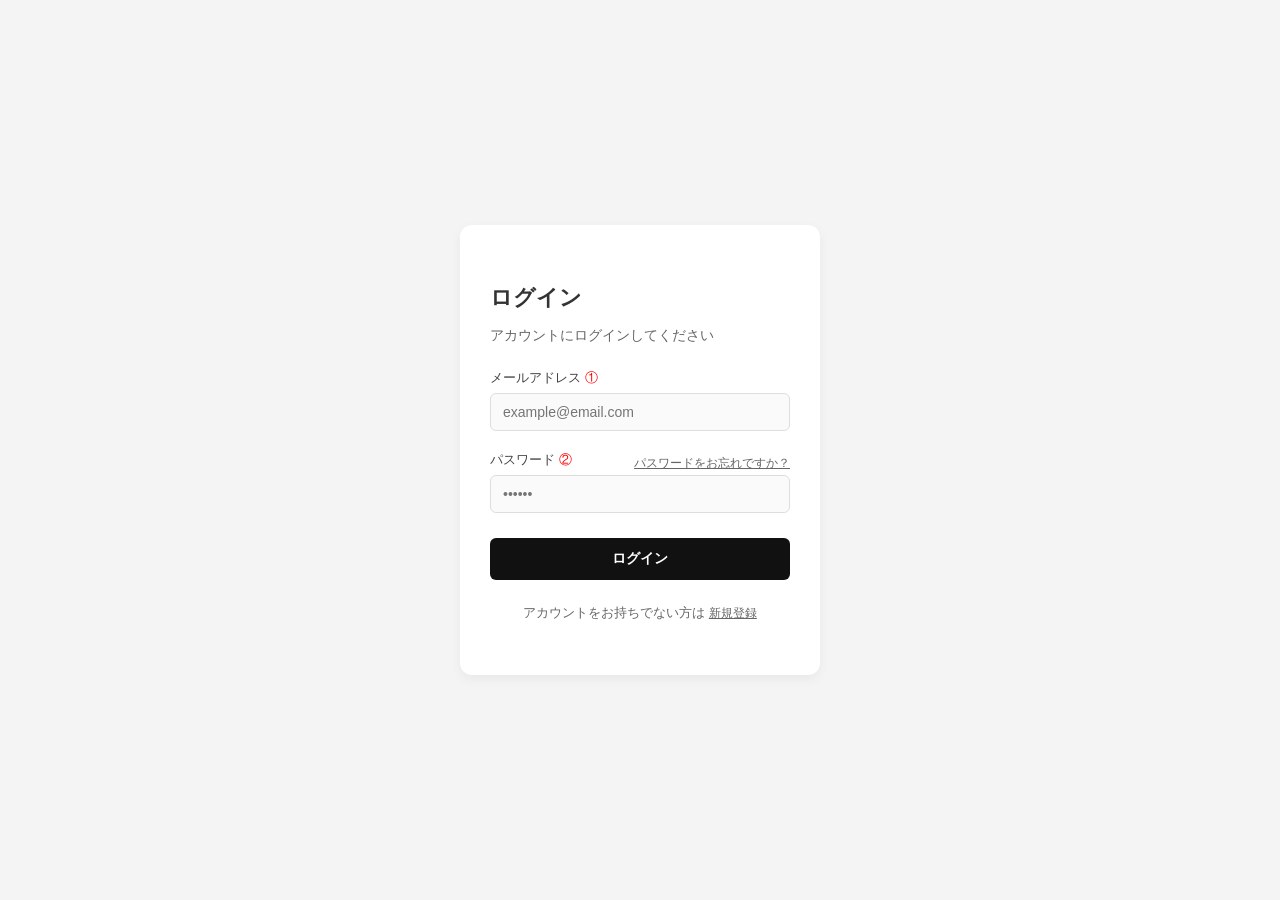
<file: kobe/index.html>
<!DOCTYPE html>
<html lang="ja">
<head>
    <meta charset="UTF-8">
    <meta name="viewport" content="width=device-width, initial-scale=1.0">
    <title>ログイン</title>
    <style>
        /* 全体のスタイル設定 */
        body {
            font-family: -apple-system, BlinkMacSystemFont, "Segoe UI", Roboto, sans-serif;
            background-color: #f4f4f4;
            color: #333;
            display: flex;
            justify-content: center;
            align-items: center;
            height: 100vh;
            margin: 0;
        }

        /* ログインカード */
        .card {
            background: #ffffff;
            padding: 40px 30px;
            border-radius: 12px;
            box-shadow: 0 4px 12px rgba(0, 0, 0, 0.05);
            width: 100%;
            max-width: 360px;
            box-sizing: border-box;
        }

        .card h2 {
            font-size: 22px;
            margin-bottom: 8px;
            font-weight: bold;
        }

        .subtitle {
            font-size: 14px;
            color: #666;
            margin-bottom: 24px;
        }

        /* フォーム要素 */
        .form-group {
            margin-bottom: 20px;
        }

        .form-group label {
            display: block;
            font-size: 13px;
            margin-bottom: 6px;
            color: #444;
        }

        .label-row {
            display: flex;
            justify-content: space-between;
            align-items: center;
        }

        input[type="email"],
        input[type="password"] {
            width: 100%;
            padding: 10px 12px;
            border: 1px solid #ddd;
            border-radius: 6px;
            font-size: 14px;
            box-sizing: border-box;
            background-color: #fafafa;
            outline: none;
            transition: border-color 0.2s;
        }

        input:focus {
            border-color: #000;
        }

        /* ログインボタン */
        .btn-primary {
            width: 100%;
            background-color: #111;
            color: #fff;
            padding: 12px;
            border: none;
            border-radius: 6px;
            font-size: 14px;
            font-weight: bold;
            cursor: pointer;
            transition: background-color 0.2s;
            margin-top: 5px;
        }

        .btn-primary:hover {
            background-color: #333;
        }

        /* リンクとフッター */
        .link-text {
            font-size: 12px;
            color: #666;
            text-decoration: underline;
        }

        .link-text:hover {
            color: #111;
        }

        .footer-text {
            text-align: center;
            font-size: 13px;
            color: #666;
            margin-top: 24px;
        }

        /* ①と②を赤くするためのクラス */
        .red-text {
            color: red;
        }
    </style>
</head>
<body>

    <div class="card">
        <h2>ログイン</h2>
        <p class="subtitle">アカウントにログインしてください</p>
        
        <form>
            <div class="form-group">
                <label>メールアドレス  <span class="red-text">①</span></label>
                <input type="email" placeholder="example@email.com" required>
            </div>

            <div class="form-group">
                <div class="label-row">
                    <label>パスワード <span class="red-text">②</span></label>
                    <a href="#" class="link-text">パスワードをお忘れですか？</a>
                </div>
                <input type="password" placeholder="••••••" required>
            </div>

            <button type="submit" class="btn-primary">ログイン</button>
        </form>

        <p class="footer-text">
            アカウントをお持ちでない方は <a href="login2.html" class="link-text">新規登録</a>
        </p>
    </div>

</body>
<script>
    function handleLogin(event) {
        event.preventDefault(); // ページがリロードされるのを防ぐ
        
        // 飛ばしたいメイン画面のファイル名に変更する
        window.location.href = 'index.html'; 
    }
</script>
</html>
</file>
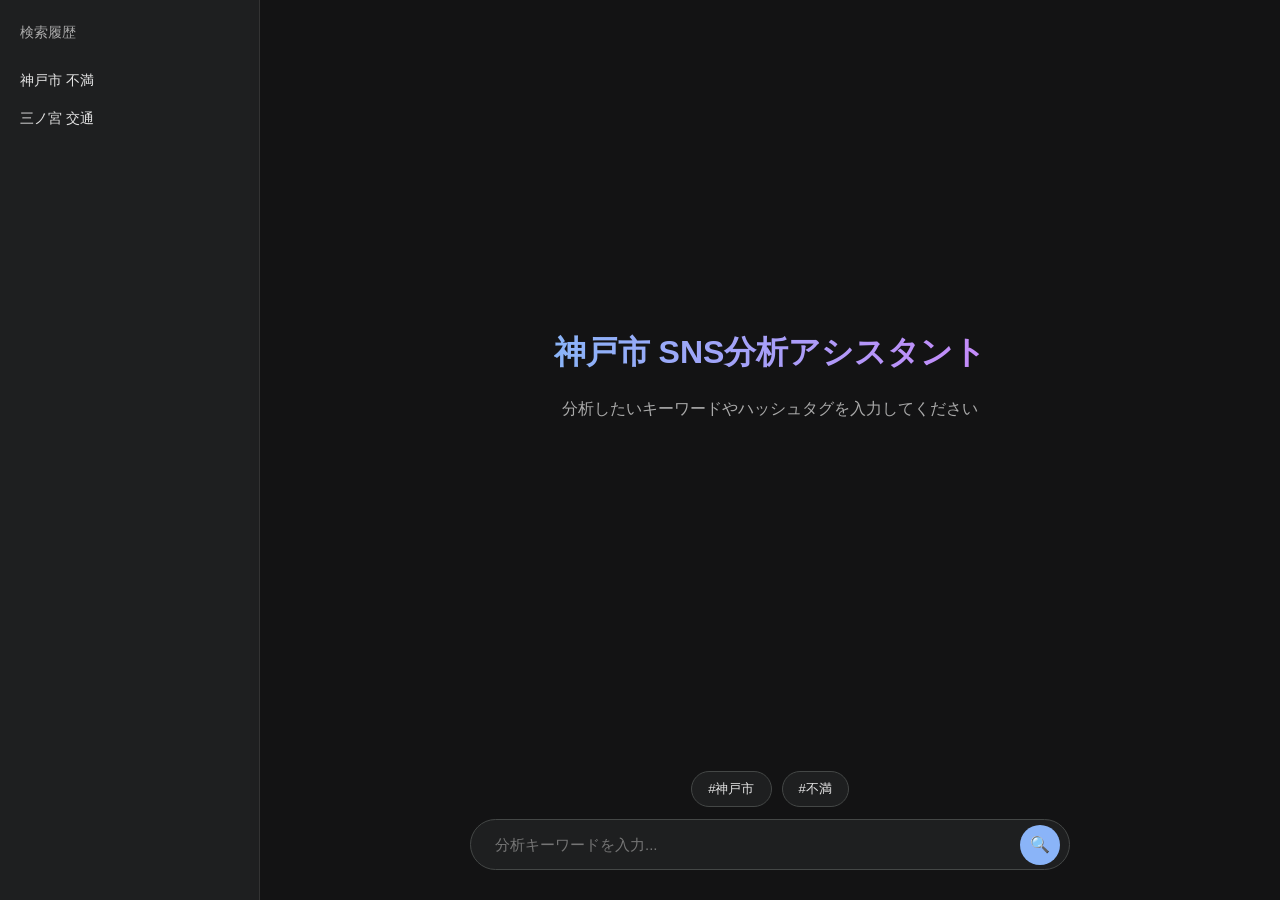
<file: kobe/login.html>
<!DOCTYPE html>
<html lang="ja">
<head>
    <meta charset="UTF-8">
    <meta name="viewport" content="width=device-width, initial-scale=1.0">
    <title>神戸市SNS分析ダッシュボード</title>
    <!-- D3.js ライブラリ -->
    <script src="https://d3js.org/d3.v7.min.js"></script>
    <style>
        body { margin: 0; background-color: #131314; color: #e3e3e3; font-family: -apple-system, BlinkMacSystemFont, "Segoe UI", Roboto, sans-serif; }
        .app-container { display: flex; height: 100vh; overflow: hidden; }

        /* サイドバー */
        .sidebar { width: 260px; background-color: #1e1f20; padding: 24px 20px; border-right: 1px solid #333; box-sizing: border-box; }
        .sidebar h3 { font-size: 14px; color: #aaa; margin-top: 0; margin-bottom: 20px; font-weight: normal; }
        .sidebar ul { padding: 0; margin: 0; }
        .sidebar li { padding: 10px 0; font-size: 14px; cursor: pointer; list-style: none; color: #e3e3e3; }
        .sidebar li:hover { color: #8ab4f8; }

        /* メインコンテンツ */
        .main-content { flex: 1; display: flex; flex-direction: column; position: relative; overflow: hidden; }
        #mainDisplayArea { flex: 1; overflow-y: auto; padding: 40px; display: flex; flex-direction: column; align-items: center; justify-content: center; box-sizing: border-box; }
        
        /* 初期ウェルカム画面（Gemini風） */
        .welcome-container { text-align: center; max-width: 600px; width: 100%; display: flex; flex-direction: column; align-items: center; gap: 24px; }
        .welcome-title { font-size: 32px; font-weight: bold; background: linear-gradient(90deg, #8ab4f8, #c58af9); -webkit-background-clip: text; -webkit-text-fill-color: transparent; margin: 0; }
        .welcome-subtitle { font-size: 16px; color: #aaa; margin: 0; }

        /* 検索結果カード */
        .analysis-card { background-color: #1e1f20; padding: 30px; border-radius: 16px; border: 1px solid #333; max-width: 800px; width: 100%; margin-bottom: 24px; box-sizing: border-box; }
        .analysis-card h4 { margin-top: 0; margin-bottom: 24px; font-size: 16px; color: #e3e3e3; font-weight: normal; }
        
        .post-item { border-bottom: 1px solid #333; padding: 16px 0; display: flex; flex-direction: column; }
        .post-item:last-child { border-bottom: none; }
        .post-header { display: flex; justify-content: space-between; align-items: center; cursor: pointer; }
        .post-text { text-decoration: underline; font-size: 15px; color: #e3e3e3; }
        .like-count { color: #8ab4f8; font-weight: bold; font-size: 14px; white-space: nowrap; margin-left: 20px; }

        /* 下部入力エリア */
        .bottom-input-section { padding: 20px 40px 30px; display: flex; flex-direction: column; align-items: center; gap: 12px; background-color: #131314; width: 100%; box-sizing: border-box; }
        .tag-container { display: flex; gap: 10px; justify-content: center; }
        .tag { background-color: #1e1f20; padding: 8px 16px; border-radius: 20px; font-size: 13px; cursor: pointer; border: 1px solid #444746; color: #e3e3e3; transition: background 0.2s; }
        .tag:hover { background-color: #333537; }
        
        .search-container { position: relative; width: 100%; max-width: 600px; }
        .search-input { width: 100%; padding: 16px 24px; padding-right: 60px; border-radius: 30px; border: 1px solid #444746; background: #1e1f20; color: #e3e3e3; outline: none; box-sizing: border-box; font-size: 15px; }
        .search-icon-button { position: absolute; right: 10px; top: 50%; transform: translateY(-50%); background: #8ab4f8; border: none; border-radius: 50%; width: 40px; height: 40px; cursor: pointer; display: flex; align-items: center; justify-content: center; font-size: 16px; }

        /* ツリーコンテナ＆What/Why/How切り替えタブ */
        .tree-container { margin-top: 15px; padding: 20px; background-color: #131314; border-radius: 12px; border: 1px solid #444746; }
        .tree-header { display: flex; justify-content: space-between; align-items: center; margin-bottom: 10px; }
        .tree-tabs { display: flex; gap: 8px; }
        .tree-tab-btn { background-color: #1e1f20; color: #aaa; border: 1px solid #444746; padding: 6px 14px; border-radius: 6px; font-size: 12px; cursor: pointer; }
        .tree-tab-btn.active { background-color: #8ab4f8; color: #131314; font-weight: bold; border-color: #8ab4f8; }
        .tree-canvas { width: 100%; display: flex; justify-content: center; }
    </style>
</head>
<body>
    <div class="app-container">
        <!-- 左側：検索履歴 -->
        <aside class="sidebar">
            <h3>検索履歴</h3>
            <ul>
                <li onclick="searchFromHistory('神戸市 不満')">神戸市 不満</li>
                <li onclick="searchFromHistory('三ノ宮 交通')">三ノ宮 交通</li>
            </ul>
        </aside>

        <!-- メイン画面 -->
        <main class="main-content">
            <div id="mainDisplayArea">
                <!-- 初期表示：Gemini風チャットウェルカム画面 -->
                <div class="welcome-container" id="welcomeView">
                    <h1 class="welcome-title">神戸市 SNS分析アシスタント</h1>
                    <p class="welcome-subtitle">分析したいキーワードやハッシュタグを入力してください</p>
                </div>
            </div>

            <!-- 下部入力エリア -->
            <div class="bottom-input-section">
                <div class="tag-container">
                    <span class="tag" onclick="addTagToSearch('#神戸市')">#神戸市</span>
                    <span class="tag" onclick="addTagToSearch('#不満')">#不満</span>
                </div>
                <div class="search-container">
                    <input type="text" id="searchInput" placeholder="分析キーワードを入力..." class="search-input" onkeydown="if(event.key === 'Enter') executeSearch()">
                    <button class="search-icon-button" onclick="executeSearch()">🔍</button>
                </div>
            </div>
        </main>
    </div>

    <script>
        // バックエンド（FastAPI等）のベースURL
        const API_BASE_URL = 'http://localhost:8000'; // デプロイ時は実際のURLに変更してください

        // タグを検索バーに追加
        function addTagToSearch(tag) {
            const input = document.getElementById('searchInput');
            input.value = (input.value ? input.value + ' ' : '') + tag;
            input.focus();
        }

        // 履歴をクリックしたとき
        function searchFromHistory(query) {
            document.getElementById('searchInput').value = query;
            executeSearch();
        }

        // 検索実行（DB/APIから検索結果を取得）
        async function executeSearch() {
            const input = document.getElementById('searchInput');
            const query = input.value.trim();
            if(!query) return;

            const displayArea = document.getElementById('mainDisplayArea');
            
            // 初回検索時に中央揃えを解除して通常のスクロール表示にする
            displayArea.style.justifyContent = 'flex-start';

            try {
                // FastAPIなどのバックエンド経由でSupabaseからデータを取得
                const response = await fetch(`${API_BASE_URL}/api/search?q=${encodeURIComponent(query)}`);
                const data = await response.json();

                let postsHtml = '';
                if (!data.posts || data.posts.length === 0) {
                    postsHtml = `<p style="color:#aaa; font-size:13px; padding: 10px 0;">該当する投稿データが見つかりませんでした。</p>`;
                } else {
                    data.posts.forEach(post => {
                        // post.topic_key はDB側で紐付けられているキー（例: '駅混雑'）
                        postsHtml += `
                            <div class="post-item">
                                <div class="post-header" onclick="toggleLogicTree(this, '${post.topic_key}')">
                                    <span class="post-text">「${post.title}」</span> 
                                    <span class="like-count">${post.likes} いいね</span>
                                </div>
                            </div>
                        `;
                    });
                }

                // 検索結果カードを追加
                displayArea.innerHTML += `
                    <div class="analysis-card">
                        <h4>検索結果: ${data.query || query}</h4>
                        ${postsHtml}
                    </div>
                `;
                input.value = '';
                displayArea.scrollTop = displayArea.scrollHeight;

            } catch (error) {
                console.error("検索データの取得に失敗しました:", error);
                alert("サーバーとの通信に失敗しました。APIが起動しているか確認してください。");
            }
        }

        // --- D3.js 描画関数（DBからツリー構造JSONを取得して描画） ---
        async function drawTree(container, topicKey, treeType) {
            d3.select(container).select("svg").remove();

            let rawData;
            try {
                // FastAPI経由でSupabaseから指定されたトピックとタイプのツリーJSONを取得
                const response = await fetch(`${API_BASE_URL}/api/tree/${encodeURIComponent(topicKey)}/${encodeURIComponent(treeType)}`);
                rawData = await response.json();

                if (!rawData || !rawData.name) {
                    rawData = { name: topicKey, children: [{ name: "解析データなし" }] };
                }
            } catch (error) {
                console.error("ツリーデータの取得に失敗しました:", error);
                rawData = { name: topicKey, children: [{ name: "データ取得エラー" }] };
            }

            const width = 600, height = 160;
            const svg = d3.select(container)
                .append("svg")
                .attr("width", width)
                .attr("height", height)
                .append("g")
                .attr("transform", "translate(80,10)");

            const root = d3.hierarchy(rawData);
            d3.tree().size([height - 30, width - 200])(root);

            // リンク線描画
            svg.selectAll(".link")
                .data(root.links())
                .enter().append("path")
                .attr("fill", "none")
                .attr("stroke", "#8ab4f8")
                .attr("stroke-width", 1.5)
                .attr("d", d3.linkHorizontal().x(d => d.y).y(d => d.x));

            // ノード描画
            const node = svg.selectAll(".node")
                .data(root.descendants())
                .enter().append("g")
                .attr("transform", d => `translate(${d.y},${d.x})`);

            node.append("circle").attr("r", 4).attr("fill", "#ffffff");
            node.append("text")
                .attr("dy", 4)
                .attr("x", 10)
                .attr("font-size", "12px")
                .attr("fill", "#e3e3e3")
                .text(d => d.data.name);
        }

        // --- タブ切り替え処理 ---
        function switchTreeTab(button, topicKey, treeType) {
            const container = button.closest('.tree-container');
            container.querySelectorAll('.tree-tab-btn').forEach(btn => btn.classList.remove('active'));
            button.classList.add('active');

            const canvas = container.querySelector('.tree-canvas');
            drawTree(canvas, topicKey, treeType);
        }

        // --- ツリー表示トグル ---
        function toggleLogicTree(headerElement, topicKey) {
            const parent = headerElement.parentElement;
            let treeContainer = parent.querySelector('.tree-container');
            
            if (treeContainer) {
                treeContainer.remove();
                return;
            }

            // 他のツリーが開いていれば閉じる
            parent.querySelectorAll('.tree-container').forEach(el => el.remove());

            treeContainer = document.createElement('div');
            treeContainer.className = 'tree-container';
            treeContainer.innerHTML = `
                <div class="tree-header">
                    <div class="tree-tabs">
                        <button class="tree-tab-btn active" onclick="switchTreeTab(this, '${topicKey}', 'What')">What (要素分解)</button>
                        <button class="tree-tab-btn" onclick="switchTreeTab(this, '${topicKey}', 'Why')">ポジティブ</button>
                        <button class="tree-tab-btn" onclick="switchTreeTab(this, '${topicKey}', 'How')">ネガティブ</button>
                    </div>
                </div>
                <div class="tree-canvas"></div>
            `;
            parent.appendChild(treeContainer);

            const canvas = treeContainer.querySelector('.tree-canvas');
            drawTree(canvas, topicKey, 'What');
        }
    </script>
</body>
</html>
</file>
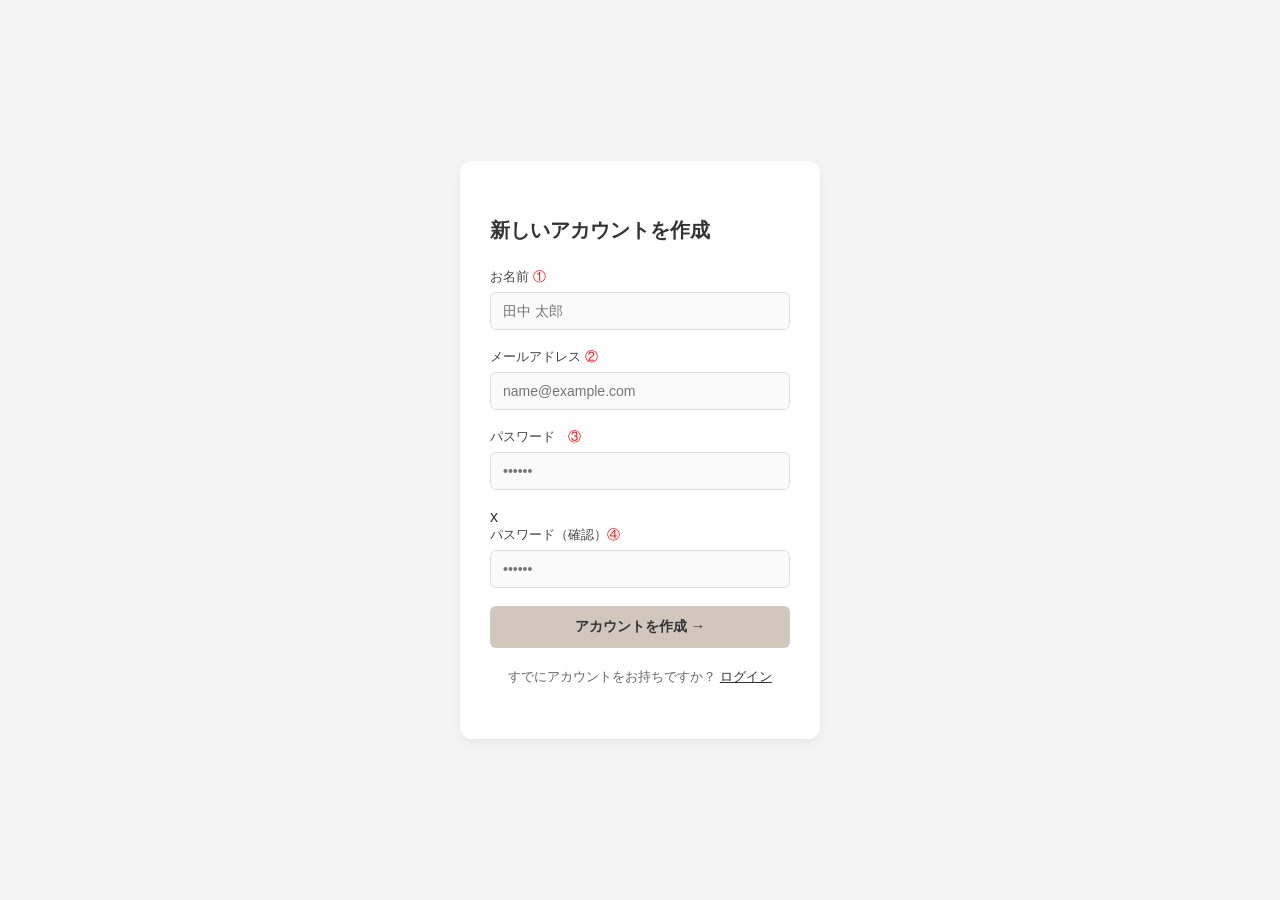
<file: kobe/login2.html>
<!DOCTYPE html>
<html lang="ja">
<head>
    <meta charset="UTF-8">
    <meta name="viewport" content="width=device-width, initial-scale=1.0">
    <title>新しいアカウントを作成</title>
    <style>
        /* 全体のスタイル設定 */
        body {
            font-family: -apple-system, BlinkMacSystemFont, "Segoe UI", Roboto, sans-serif;
            background-color: #f4f4f4;
            color: #333;
            display: flex;
            justify-content: center;
            align-items: center;
            height: 100vh;
            margin: 0;
        }

        /* 登録カード */
        .card {
            background: #ffffff;
            padding: 40px 30px;
            border-radius: 12px;
            box-shadow: 0 4px 12px rgba(0, 0, 0, 0.05);
            width: 100%;
            max-width: 360px;
            box-sizing: border-box;
        }

        .card h2 {
            font-size: 20px;
            margin-bottom: 24px;
            font-weight: bold;
        }

        /* フォーム要素 */
        .form-group {
            margin-bottom: 18px;
        }

        .form-group label {
            display: block;
            font-size: 13px;
            margin-bottom: 6px;
            color: #444;
        }

        .input-wrapper {
            position: relative;
        }

        input[type="text"],
        input[type="email"],
        input[type="password"] {
            width: 100%;
            padding: 10px 12px;
            border: 1px solid #ddd;
            border-radius: 6px;
            font-size: 14px;
            box-sizing: border-box;
            background-color: #fafafa;
            outline: none;
            transition: border-color 0.2s;
        }

        .input-wrapper input {
            padding-right: 35px;
        }

        input:focus {
            border-color: #000;
        }

        /* パスワードの目隠しアイコン */
        .eye-icon {
            position: absolute;
            right: 12px;
            top: 50%;
            transform: translateY(-50%);
            cursor: pointer;
            font-size: 14px;
            color: #888;
        }

        /* チェックボックス */
        .checkbox-group {
            margin-bottom: 24px;
            font-size: 13px;
        }

        .checkbox-group label {
            display: flex;
            align-items: center;
            gap: 8px;
            cursor: pointer;
            color: #555;
        }

        /* アカウント作成ボタン */
        .btn-primary {
            width: 100%;
            background-color: #d1c7bd;
            color: #333;
            padding: 12px;
            border: none;
            border-radius: 6px;
            font-size: 14px;
            font-weight: bold;
            cursor: pointer;
            transition: background-color 0.2s;
        }

        .btn-primary:hover {
            background-color: #c2b7ad;
        }

        /* リンクとフッター */
        .link-text {
            color: #333;
            text-decoration: underline;
        }

        .link-text:hover {
            color: #000;
        }

        .footer-text {
            text-align: center;
            font-size: 13px;
            color: #666;
            margin-top: 20px;
        }
        .red-text {
            color: red;
        }
    </style>
</head>
<body>

    <div class="card">
        <h2>新しいアカウントを作成</h2>
        
        <form>
            <div class="form-group">
                <label>お名前 <span class="red-text">①</span></label>
                <input type="text" placeholder="田中 太郎" required>
            </div>

            <div class="form-group">
                <label>メールアドレス <span class="red-text">②</span></label>
                <input type="email" placeholder="name@example.com" required>
            </div>

            <div class="form-group">
                <label>パスワード　<span class="red-text">③</span></label>
                <div class="input-wrapper">
                    <input type="password" placeholder="••••••" required>
                    <span class="eye-icon"></span>
                </div>
            </div>
x
            <div class="form-group">
                <label>パスワード（確認）<span class="red-text">④</span></label>
                <div class="input-wrapper">
                    <input type="password" placeholder="••••••" required>
                    <span class="eye-icon"></span>
                </div>
            </div>

            <button type="submit" class="btn-primary">アカウントを作成 &rarr;</button>
        </form>

        <p class="footer-text">
            すでにアカウントをお持ちですか？ <a href="login.html" class="link-text">ログイン</a>
        </p>
    </div>

</body>
</html>
</file>
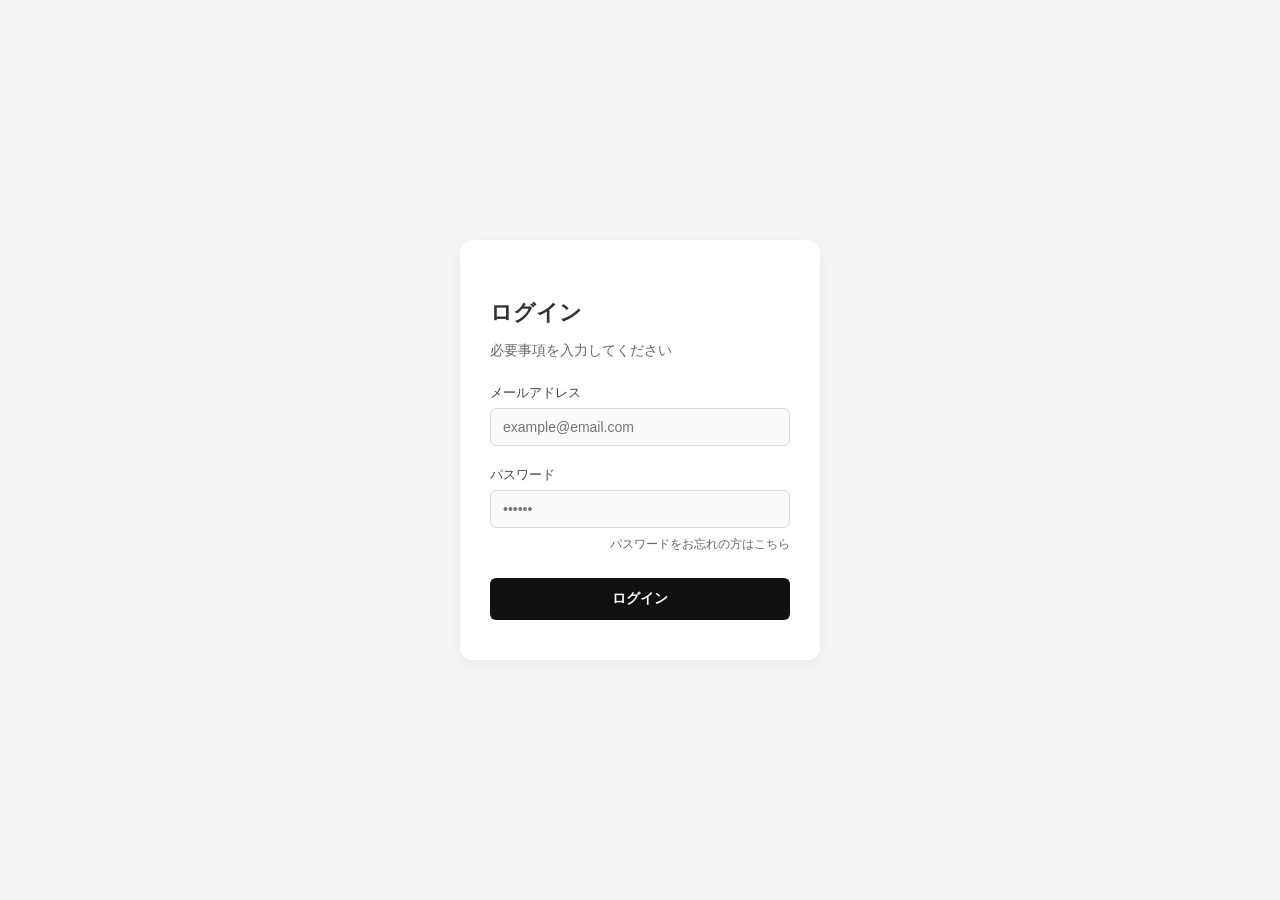
<file: kobe/static/login.html>
<!DOCTYPE html>
<html lang="ja">
<head>
    <meta charset="UTF-8">
    <link rel="icon" href="/static/imag.png" type="image/png">
    <meta name="viewport" content="width=device-width, initial-scale=1.0">
    <title>ログイン - 神戸市SNS分析ダッシュボード</title>
    <style>
        body {
            font-family: -apple-system, BlinkMacSystemFont, "Segoe UI", Roboto, sans-serif;
            background-color: #f4f4f4;
            color: #333;
            display: flex;
            justify-content: center;
            align-items: center;
            height: 100vh;
            margin: 0;
        }
        .card {
            background: #ffffff;
            padding: 40px 30px;
            border-radius: 12px;
            box-shadow: 0 4px 12px rgba(0, 0, 0, 0.05);
            width: 100%;
            max-width: 360px;
            box-sizing: border-box;
        }
        .card h2 {
            font-size: 22px;
            margin-bottom: 8px;
            font-weight: bold;
        }
        .subtitle {
            font-size: 14px;
            color: #666;
            margin-bottom: 24px;
        }
        .form-group {
            margin-bottom: 20px;
        }
        .form-group label {
            display: block;
            font-size: 13px;
            margin-bottom: 6px;
            color: #444;
        }
        input[type="email"],
        input[type="password"] {
            width: 100%;
            padding: 10px 12px;
            border: 1px solid #ddd;
            border-radius: 6px;
            font-size: 14px;
            box-sizing: border-box;
            background-color: #fafafa;
            outline: none;
            transition: border-color 0.2s;
        }
        input:focus {
            border-color: #000;
        }
        .btn-primary {
            width: 100%;
            background-color: #111;
            color: #fff;
            padding: 12px;
            border: none;
            border-radius: 6px;
            font-size: 14px;
            font-weight: bold;
            cursor: pointer;
            transition: background-color 0.2s;
            margin-top: 5px;
        }
        .btn-primary:hover {
            background-color: #333;
        }
    </style>
</head>
<body>
    <div class="card">
        <h2>ログイン</h2>
        <p class="subtitle">必要事項を入力してください</p>

        <form onsubmit="handleLogin(event)">
            <div class="form-group">
                <label>メールアドレス</label>
                <input type="email" id="email" placeholder="example@email.com" required>
            </div>

            <div class="form-group">
                <label>パスワード</label>
                <input type="password" id="password" placeholder="••••••" required>
                <div style="text-align: right; margin-top: 6px;">
                    <a href="/reset.html" style="font-size: 12px; color: #666; text-decoration: none;">パスワードをお忘れの方はこちら</a>
                </div>
            </div>

            <button type="submit" class="btn-primary">ログイン</button>
        </form>
    </div>

<script>
const API_BASE_URL = '';

async function handleLogin(event) {
    event.preventDefault();
    const email = document.getElementById("email").value.trim();
    const password = document.getElementById("password").value;

    try {
        const res = await fetch(`${API_BASE_URL}/api/login`, {
            method: 'POST',
            headers: { 'Content-Type': 'application/json' },
            body: JSON.stringify({ name: email.split('@')[0], email, password })
        });

        const result = await res.json();

        if (res.ok) {
            const displayName =
                result?.data?.user?.user_metadata?.full_name ||
                email.split('@')[0] ||
                'ユーザー';

            localStorage.setItem("userName", displayName);
            localStorage.setItem("userEmail", email);
            if (result?.data?.session?.access_token) {
                localStorage.setItem("supabase_access_token", result.data.session.access_token);
            }

            window.location.href = "/main.html";
        } else {
            alert("ログインに失敗しました: " + (result.detail || "メールアドレスまたはパスワードを確認してください"));
        }
    } catch (err) {
        console.error("ログイン通信エラー:", err);
        alert("サーバーとの通信に失敗しました。");
    }
}
</script>
</body>
</html>
</file>
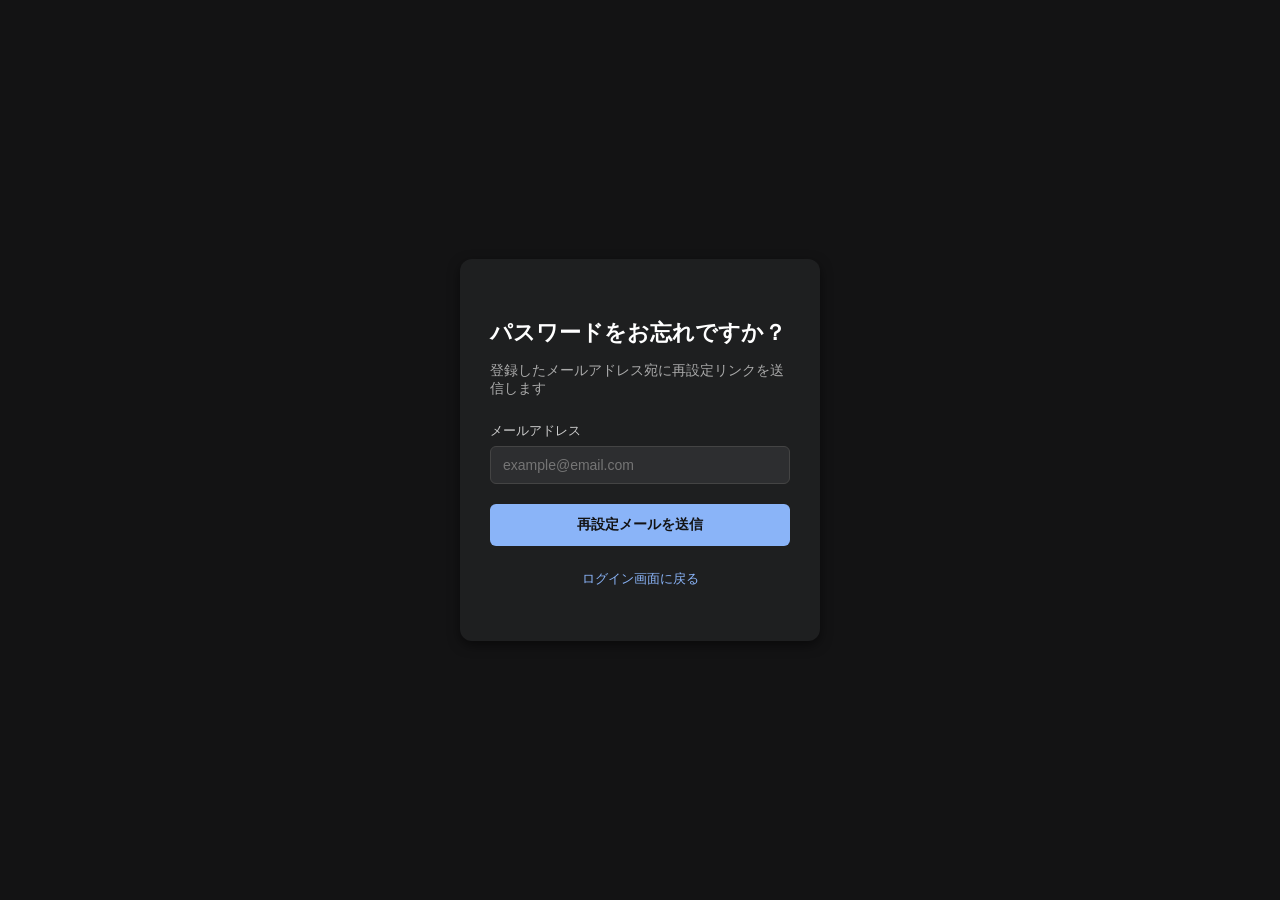
<file: kobe/static/reset.html>
<!DOCTYPE html>
<html lang="ja">
<head>
    <meta charset="UTF-8">
    <link rel="icon" href="/static/imag.png" type="image/png">
    <title>パスワード再設定の申請</title>
    <style>
        body {
            font-family: -apple-system, BlinkMacSystemFont, "Segoe UI", Roboto, sans-serif;
            background-color: #131314;
            color: #e3e3e3;
            display: flex;
            justify-content: center;
            align-items: center;
            height: 100vh;
            margin: 0;
        }
        .card {
            background: #1e1f20;
            padding: 40px 30px;
            border-radius: 12px;
            box-shadow: 0 4px 12px rgba(0, 0, 0, 0.5);
            width: 100%;
            max-width: 360px;
            box-sizing: border-box;
        }
        .card h2 { font-size: 22px; margin-bottom: 8px; color: #fff; }
        .subtitle { font-size: 14px; color: #aaa; margin-bottom: 24px; }
        .form-group { margin-bottom: 20px; }
        .form-group label { display: block; font-size: 13px; margin-bottom: 6px; color: #ccc; }
        input[type="email"] {
            width: 100%; padding: 10px 12px; border: 1px solid #444; border-radius: 6px;
            font-size: 14px; box-sizing: border-box; background-color: #2d2e30; color: #fff; outline: none;
        }
        .btn-primary {
            width: 100%; background-color: #8ab4f8; color: #131314; padding: 12px;
            border: none; border-radius: 6px; font-size: 14px; font-weight: bold; cursor: pointer;
        }
        .btn-primary:hover { background-color: #aecbfa; }
        .footer-text { text-align: center; font-size: 13px; color: #aaa; margin-top: 24px; }
        .footer-text a { color: #8ab4f8; text-decoration: none; }
    </style>
</head>
<body>
    <div class="card">
        <h2>パスワードをお忘れですか？</h2>
        <p class="subtitle">登録したメールアドレス宛に再設定リンクを送信します</p>

        <form onsubmit="handleForgotSubmit(event)">
            <div class="form-group">
                <label>メールアドレス</label>
                <input type="email" id="email" placeholder="example@email.com" required>
            </div>
            <button type="submit" class="btn-primary">再設定メールを送信</button>
        </form>

        <p class="footer-text">
            <a href="/login.html">ログイン画面に戻る</a>
        </p>
    </div>

<script>
const API_BASE_URL = '';

async function handleForgotSubmit(event) {
    event.preventDefault();
    const email = document.getElementById("email").value.trim();

    try {
        const res = await fetch(`${API_BASE_URL}/api/forgot-password`, {
            method: 'POST',
            headers: { 'Content-Type': 'application/json' },
            body: JSON.stringify({ email })
        });

        const result = await res.json();
        if (res.ok) {
            alert("パスワード再設定メールを送信しました。メールをご確認ください。");
            window.location.href = "/login.html";
        } else {
            alert("エラー: " + (result.detail || "送信に失敗しました"));
        }
    } catch (err) {
        alert("通信エラーが発生しました。");
    }
}
</script>
</body>
</html>
</file>
